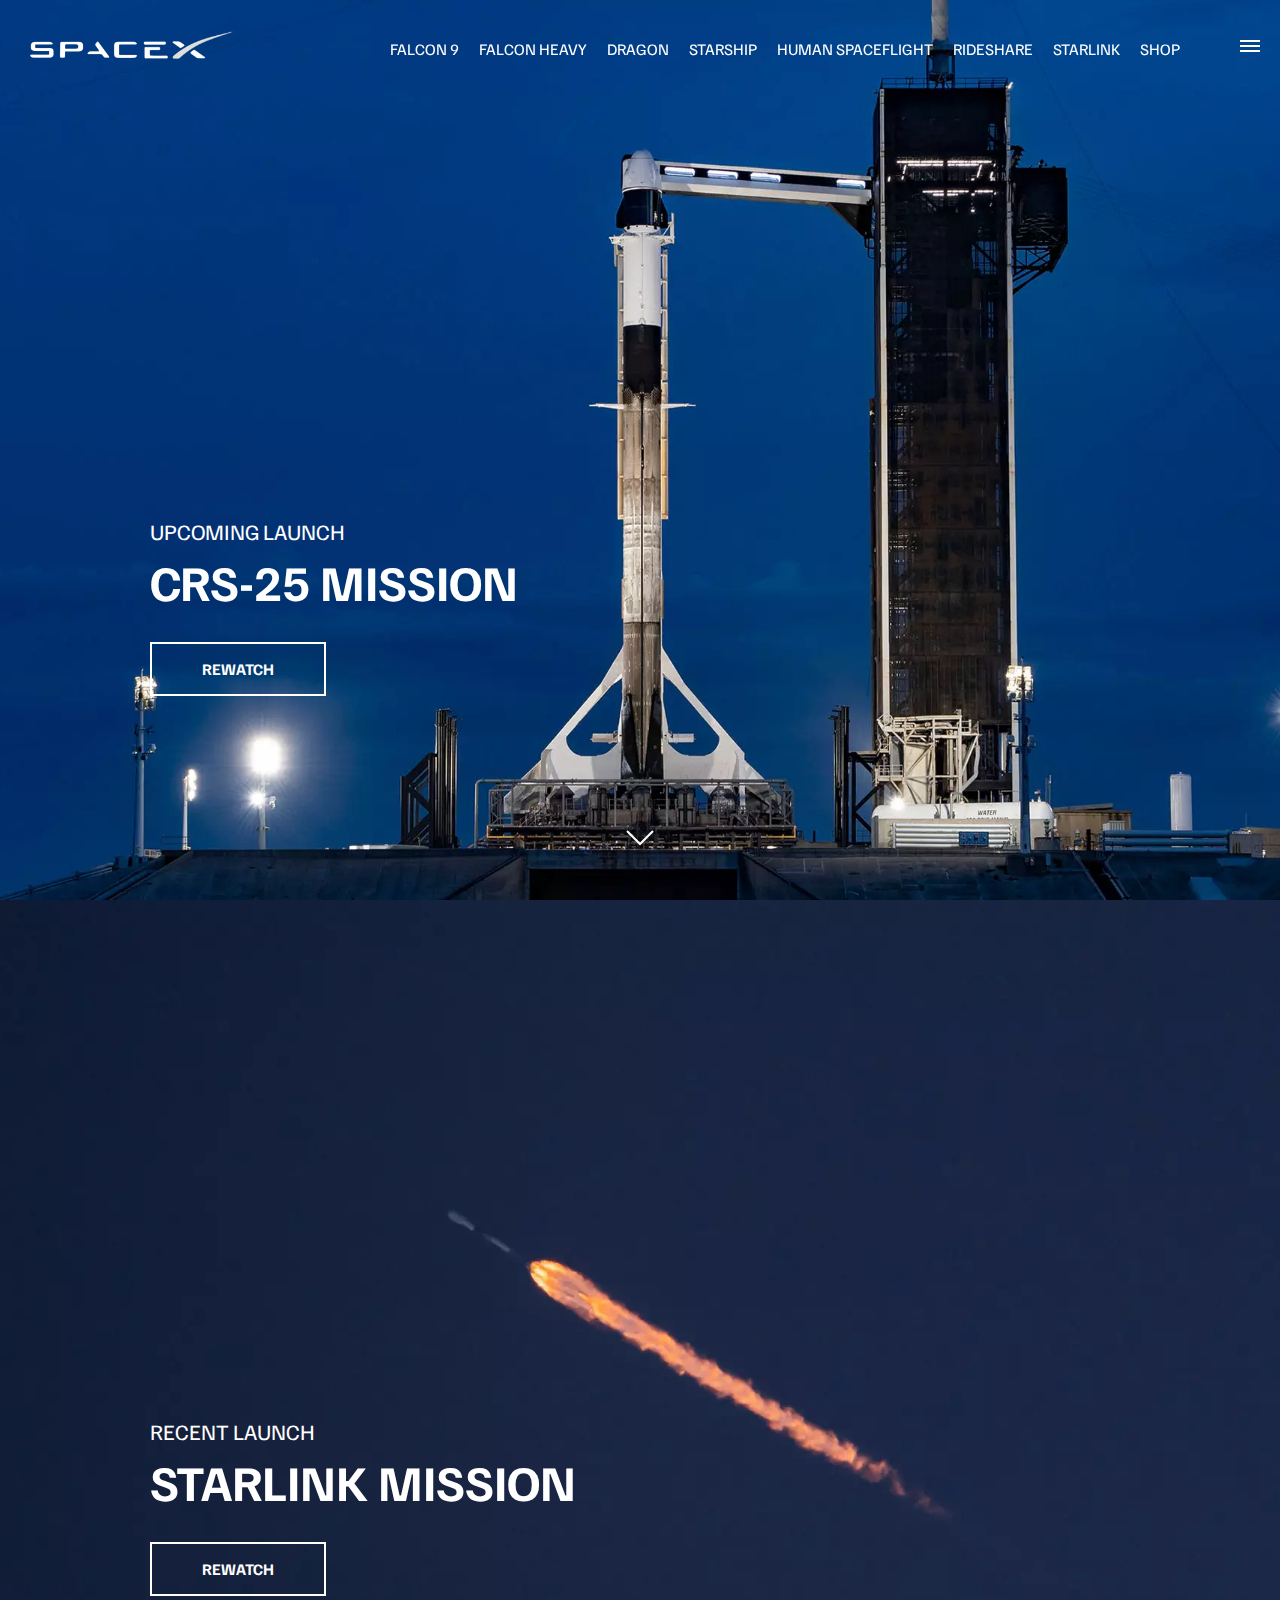
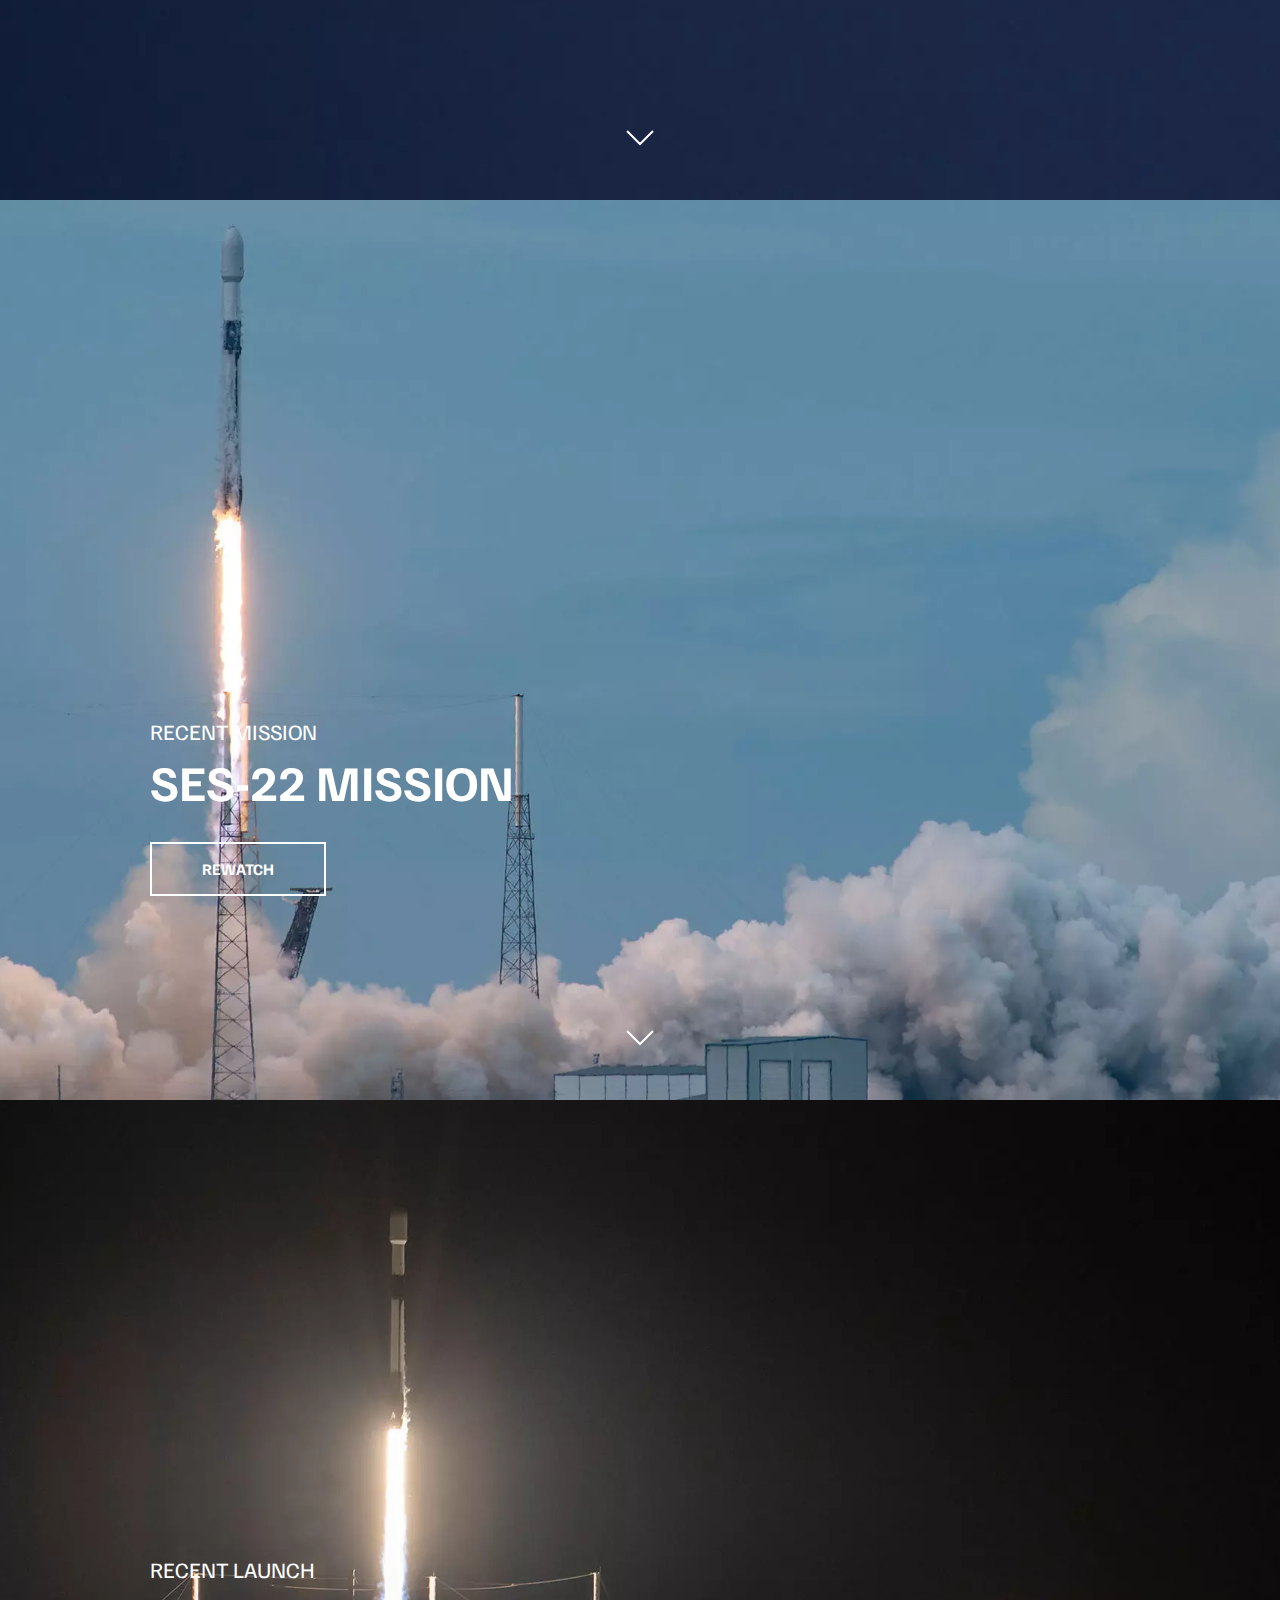
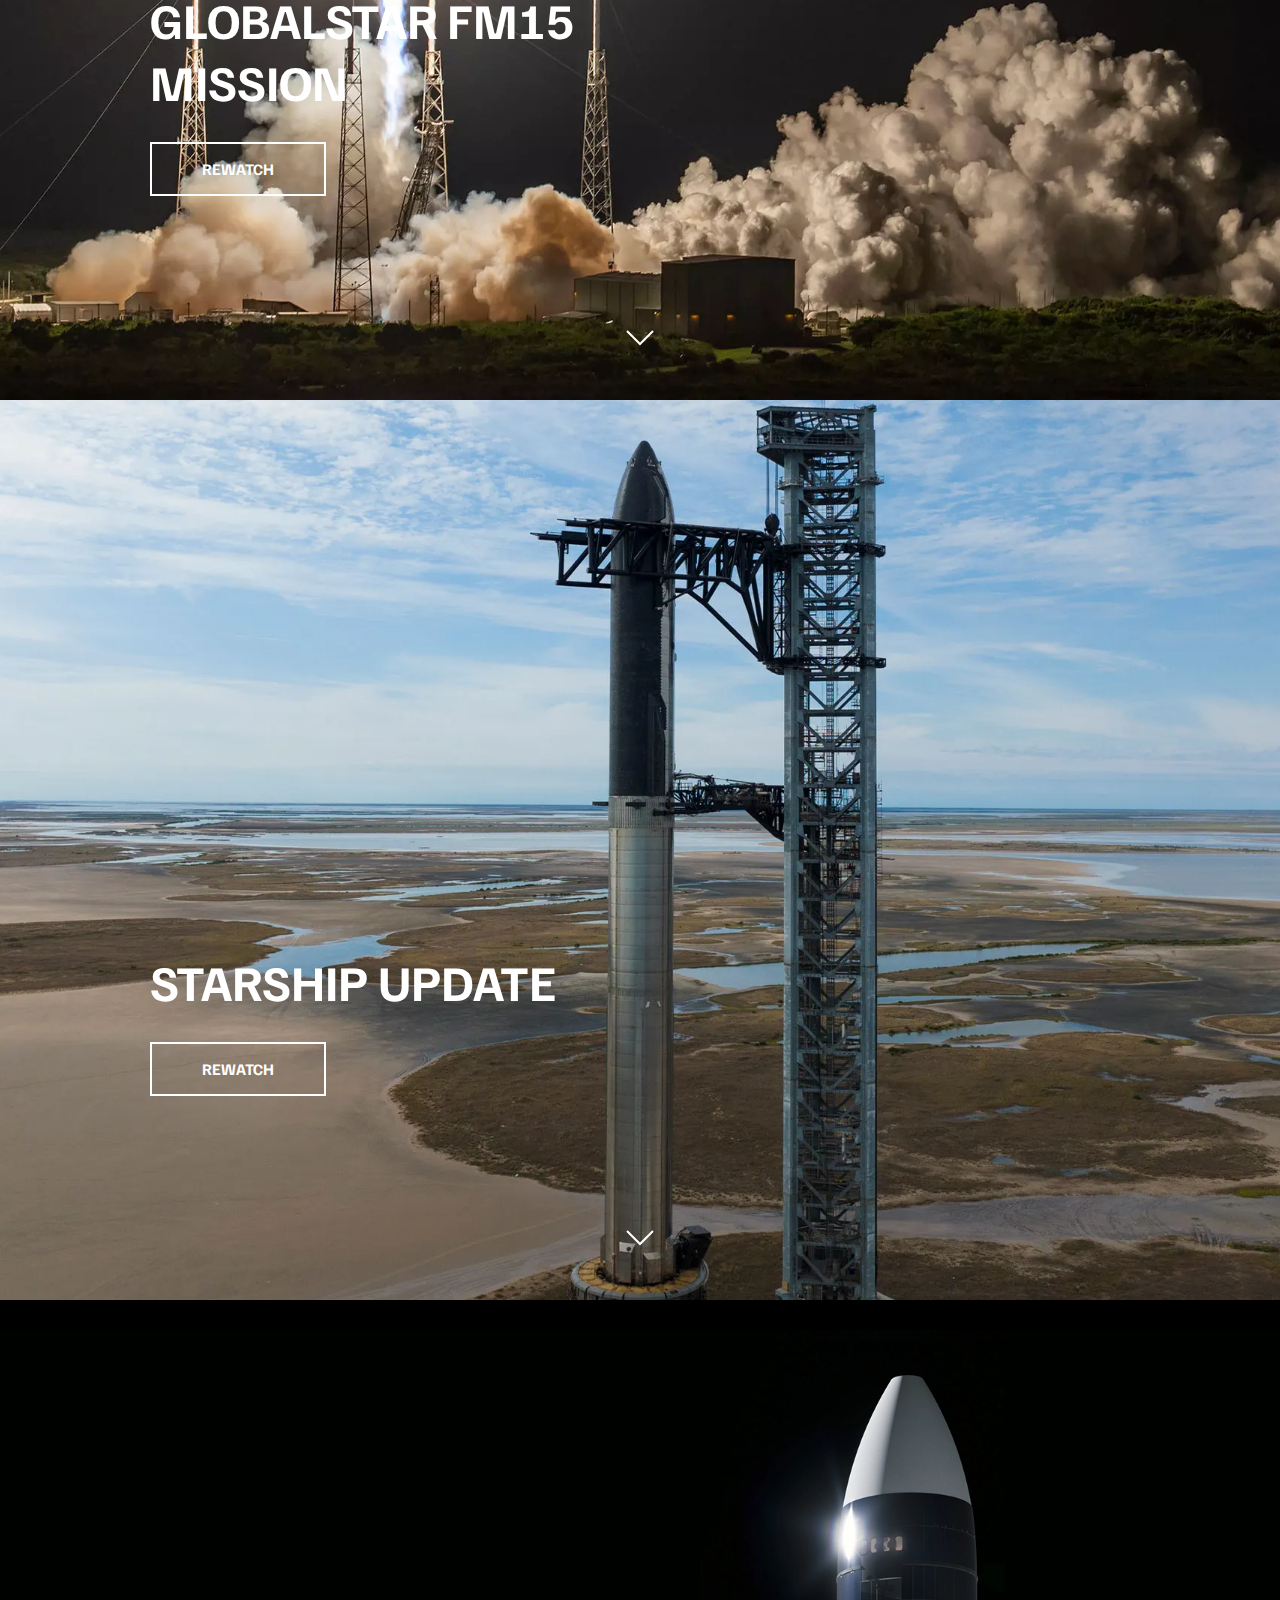
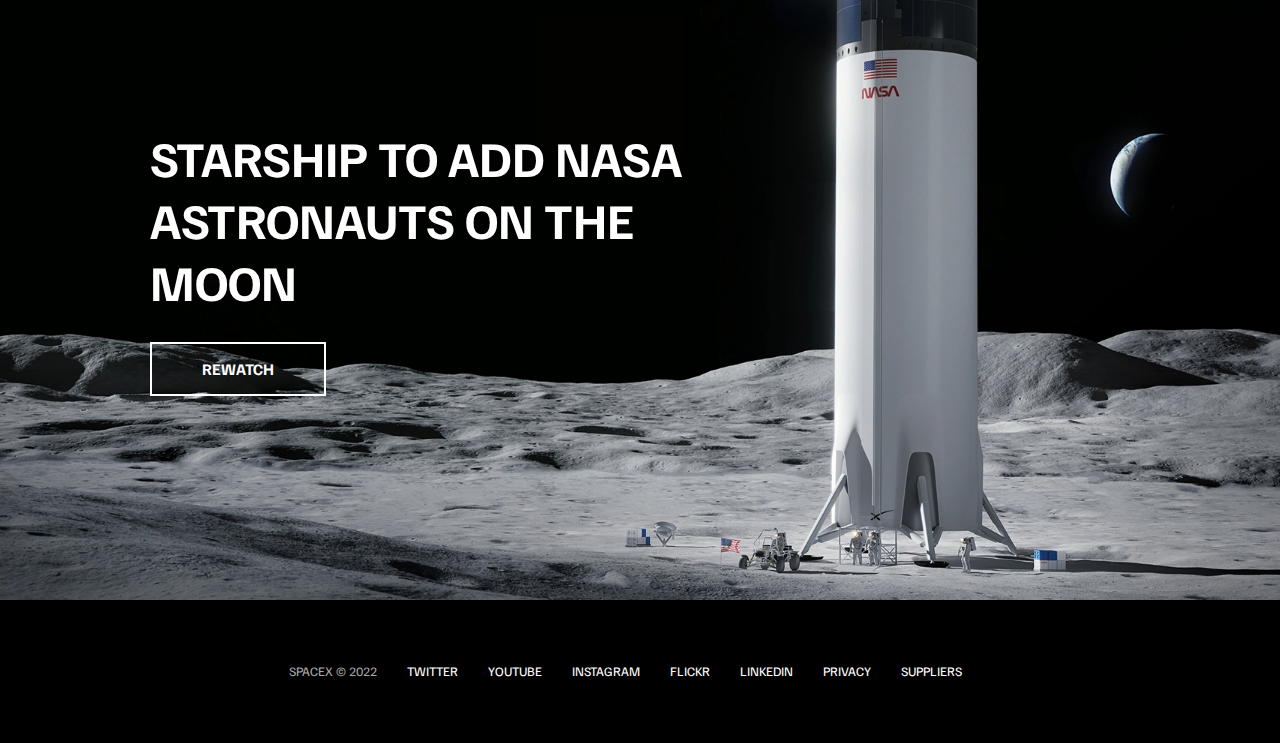
<file: index.html>
<!DOCTYPE html>
<html lang="en">
<head>
  <meta charset="UTF-8">
  <meta http-equiv="X-UA-Compatible" content="IE=edge">
  <meta name="viewport" content="width=device-width, initial-scale=1.0">
  <link rel="stylesheet" href="./css/style.css">
  <script src="./JS/script.js" defer></script>
  <title>SpaceX</title>
</head>
<body>
<div id="overlay"></div>
<div id="mobile-menu" class="mobile-main-menu">
  <ul>
    <li><a href="">Mission</a></li>
    <li><a href="">Launches</a></li>
    <li><a href="">Careers</a></li>
    <li><a href="">Updates</a></li>
    <li><a href="">Shop</a></li>

    <li class="mobile-only"><a href="falcon9.html">Falcon 9</a></li>
    <li class="mobile-only"><a href="falcon-heavy.html">Falcon Heavy</a></li>
    <li class="mobile-only"><a href="dragon.html">Dragon</a></li>
    <li class="mobile-only"><a href="">Starship</a></li>
    <li class="mobile-only"><a href="">Human Spaceflight</a></li>
    <li class="mobile-only"><a href="">Rideshare</a></li>
    <li class="mobile-only"><a href="">Starlink</a></li>
  </ul>
</div>
 <header class="main-header">
  <div class="logo">
    <a href="index.html">
      <img src="./img/logo.png" alt="SpaceX">
    </a>
  </div>
  <nav class="desktop-main-menu">
    <ul>
      <li><a href="falcon9.html">Falcon 9</a></li>
      <li><a href="falcon-heavy.html">Falcon Heavy</a></li>
      <li><a href="dragon.html">Dragon</a></li>
      <li><a href="">Starship</a></li>
      <li><a href="">Human Spaceflight</a></li>
      <li><a href="">Rideshare</a></li>
      <li><a href="">Starlink</a></li>
      <li><a href="">Shop</a></li>
    </ul>
  </nav>
 </header>

 <!-- ! Hamburger Menu -->
 <button id="menu-btn" class="hamburger" type="button">
  <span class="hamburger-top"></span>
  <span class="hamburger-middle"></span>
  <span class="hamburger-bottom"></span>
 </button>

 <!-- ! Section A -->
 <section class="section-a">
  <div class="section-inner">
    <h4>Upcoming Launch</h4>
    <h2>CRS-25 Mission</h2>
    <a href="#" class="btn">
      <div class="hover"></div>
      <span>Rewatch</span>
    </a>
  </div>
  <div class="scroll-arrow">
    <svg  width="30px" height="20px">
      <path
      stroke="#ffffff"
      fill="none" 
      stroke-width="2px"
      d="M2.000,5.000 L15.000,18.000 L28.000,5.000">
    </path>
    </svg>
  </div>
 </section>

<!-- ! Section B -->
 <section class="section-b">
  <div class="section-inner">
    <h4>Recent Launch</h4>
    <h2>Starlink Mission</h2>
    <a href="#" class="btn">
      <div class="hover"></div>
      <span>Rewatch</span>
    </a>
  </div>
  <div class="scroll-arrow">
    <svg  width="30px" height="20px">
      <path
      stroke="#ffffff"
      fill="none" 
      stroke-width="2px"
      d="M2.000,5.000 L15.000,18.000 L28.000,5.000">
    </path>
    </svg>
  </div>
 </section>

<!-- ! Section C -->
 <section class="section-c">
  <div class="section-inner">
    <h4>Recent Mission</h4>
    <h2>SES-22 Mission</h2>
    <a href="#" class="btn">
      <div class="hover"></div>
      <span>Rewatch</span>
    </a>
  </div>
  <div class="scroll-arrow">
    <svg  width="30px" height="20px">
      <path
      stroke="#ffffff"
      fill="none" 
      stroke-width="2px"
      d="M2.000,5.000 L15.000,18.000 L28.000,5.000">
    </path>
    </svg>
  </div>
 </section>

<!-- ! Section D -->
 <section class="section-d">
  <div class="section-inner">
    <h4>Recent Launch</h4>
    <h2>Globalstar FM15 Mission</h2>
    <a href="#" class="btn">
      <div class="hover"></div>
      <span>Rewatch</span>
    </a>
  </div>
  <div class="scroll-arrow">
    <svg  width="30px" height="20px">
      <path
      stroke="#ffffff"
      fill="none" 
      stroke-width="2px"
      d="M2.000,5.000 L15.000,18.000 L28.000,5.000">
    </path>
    </svg>
  </div>
 </section>

 <!-- ! Section E -->
 <section class="section-e">
  <div class="section-inner">
    <h2>Starship Update</h2>
    <a href="#" class="btn">
      <div class="hover"></div>
      <span>Rewatch</span>
    </a>
  </div>
  <div class="scroll-arrow">
    <svg  width="30px" height="20px">
      <path
      stroke="#ffffff"
      fill="none" 
      stroke-width="2px"
      d="M2.000,5.000 L15.000,18.000 L28.000,5.000">
    </path>
    </svg>
  </div>
 </section>

 <!-- ! Section F -->
 <section class="section-f">
  <div class="section-inner">
    <h2>Starship to add NASA astronauts on the moon</h2>
    <a href="#" class="btn">
      <div class="hover"></div>
      <span>Rewatch</span>
    </a>
  </div>
 </section>

 <footer>
  <ul>
    <li>SpaceX &copy; 2022</li>
    <li><a href="#">Twitter</a></li>
    <li><a href="#">YouTube</a></li>
    <li><a href="#">Instagram</a></li>
    <li><a href="#">Flickr</a></li>
    <li><a href="#">LinkedIn</a></li>
    <li><a href="#">Privacy</a></li>
    <li><a href="#">Suppliers</a></li>
  </ul>
 </footer>
  
</body>
</html>
</file>
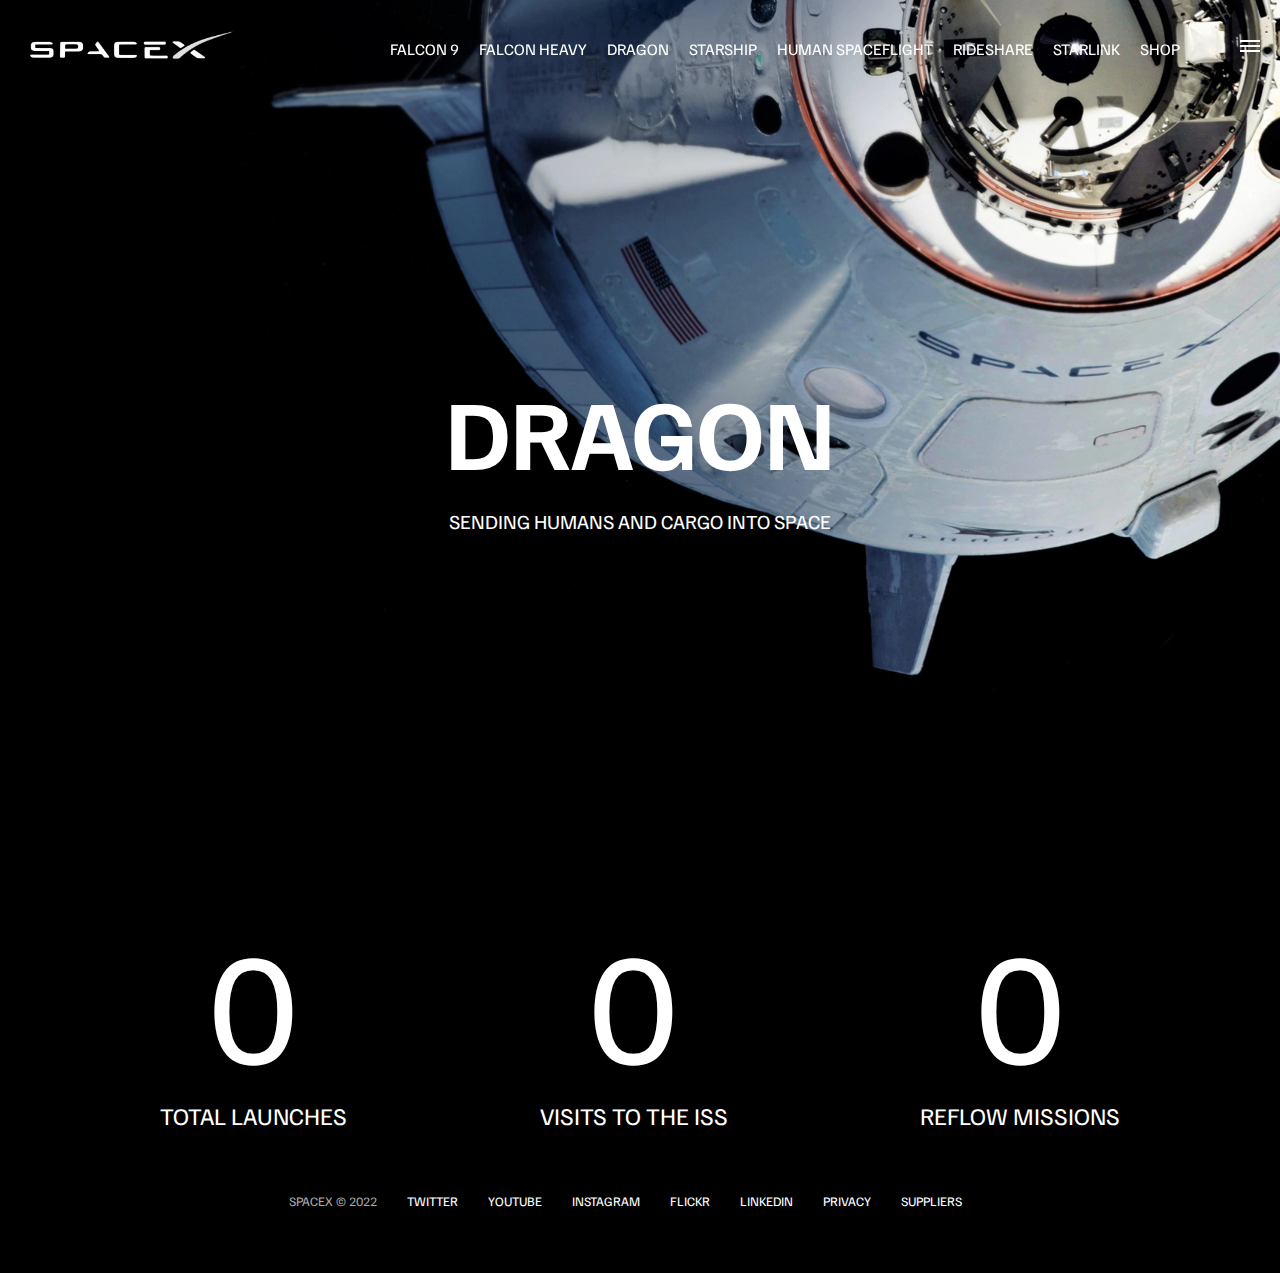
<file: dragon.html>
<!DOCTYPE html>
<html lang="en">
<head>
  <meta charset="UTF-8">
  <meta http-equiv="X-UA-Compatible" content="IE=edge">
  <meta name="viewport" content="width=device-width, initial-scale=1.0">
  <link rel="stylesheet" href="./css/style.css">
  <script src="./JS/script.js" defer></script>
  <title>SpaceX - Dragon</title>
</head>
<body>
<div id="overlay"></div>
<div id="mobile-menu" class="mobile-main-menu">
  <ul>
    <li><a href="">Mission</a></li>
    <li><a href="">Launches</a></li>
    <li><a href="">Careers</a></li>
    <li><a href="">Updates</a></li>
    <li><a href="">Shop</a></li>

    <li class="mobile-only"><a href="falcon9.html">Falcon 9</a></li>
    <li class="mobile-only"><a href="falcon-heavy.html">Falcon Heavy</a></li>
    <li class="mobile-only"><a href="dragon.html">Dragon</a></li>
    <li class="mobile-only"><a href="">Starship</a></li>
    <li class="mobile-only"><a href="">Human Spaceflight</a></li>
    <li class="mobile-only"><a href="">Rideshare</a></li>
    <li class="mobile-only"><a href="">Starlink</a></li>
  </ul>
</div>
 <header class="main-header">
  <div class="logo">
    <a href="index.html">
      <img src="./img/logo.png" alt="SpaceX">
    </a>
  </div>
  <nav class="desktop-main-menu">
    <ul>
      <li><a href="falcon9.html">Falcon 9</a></li>
      <li><a href="falcon-heavy.html">Falcon Heavy</a></li>
      <li><a href="dragon.html">Dragon</a></li>
      <li><a href="">Starship</a></li>
      <li><a href="">Human Spaceflight</a></li>
      <li><a href="">Rideshare</a></li>
      <li><a href="">Starlink</a></li>
      <li><a href="">Shop</a></li>
    </ul>
  </nav>
 </header>

 <!-- ! Hamburger Menu -->
 <button id="menu-btn" class="hamburger" type="button">
  <span class="hamburger-top"></span>
  <span class="hamburger-middle"></span>
  <span class="hamburger-bottom"></span>
 </button>

 <section class="section-animate bg-dragon"></section>
 <div class="section-inner-center">
  <h3>Dragon</h3>
  <p>Sending humans and cargo into space</p>
 </div>

 <div class="stats">
  <div>
    <span class="counter" data-target="34">0</span>
    <h4>Total Launches</h4>
  </div>

  <div>
    <span class="counter" data-target="31">0</span>
    <h4>Visits to the ISS</h4>
  </div>

  <div>
    <span class="counter" data-target="13">0</span>
    <h4>Reflow Missions</h4>
  </div>
  
 </div>

 
 <footer>
  <ul>
    <li>SpaceX &copy; 2022</li>
    <li><a href="#">Twitter</a></li>
    <li><a href="#">YouTube</a></li>
    <li><a href="#">Instagram</a></li>
    <li><a href="#">Flickr</a></li>
    <li><a href="#">LinkedIn</a></li>
    <li><a href="#">Privacy</a></li>
    <li><a href="#">Suppliers</a></li>
  </ul>
 </footer>
  
</body>
</html>
</file>
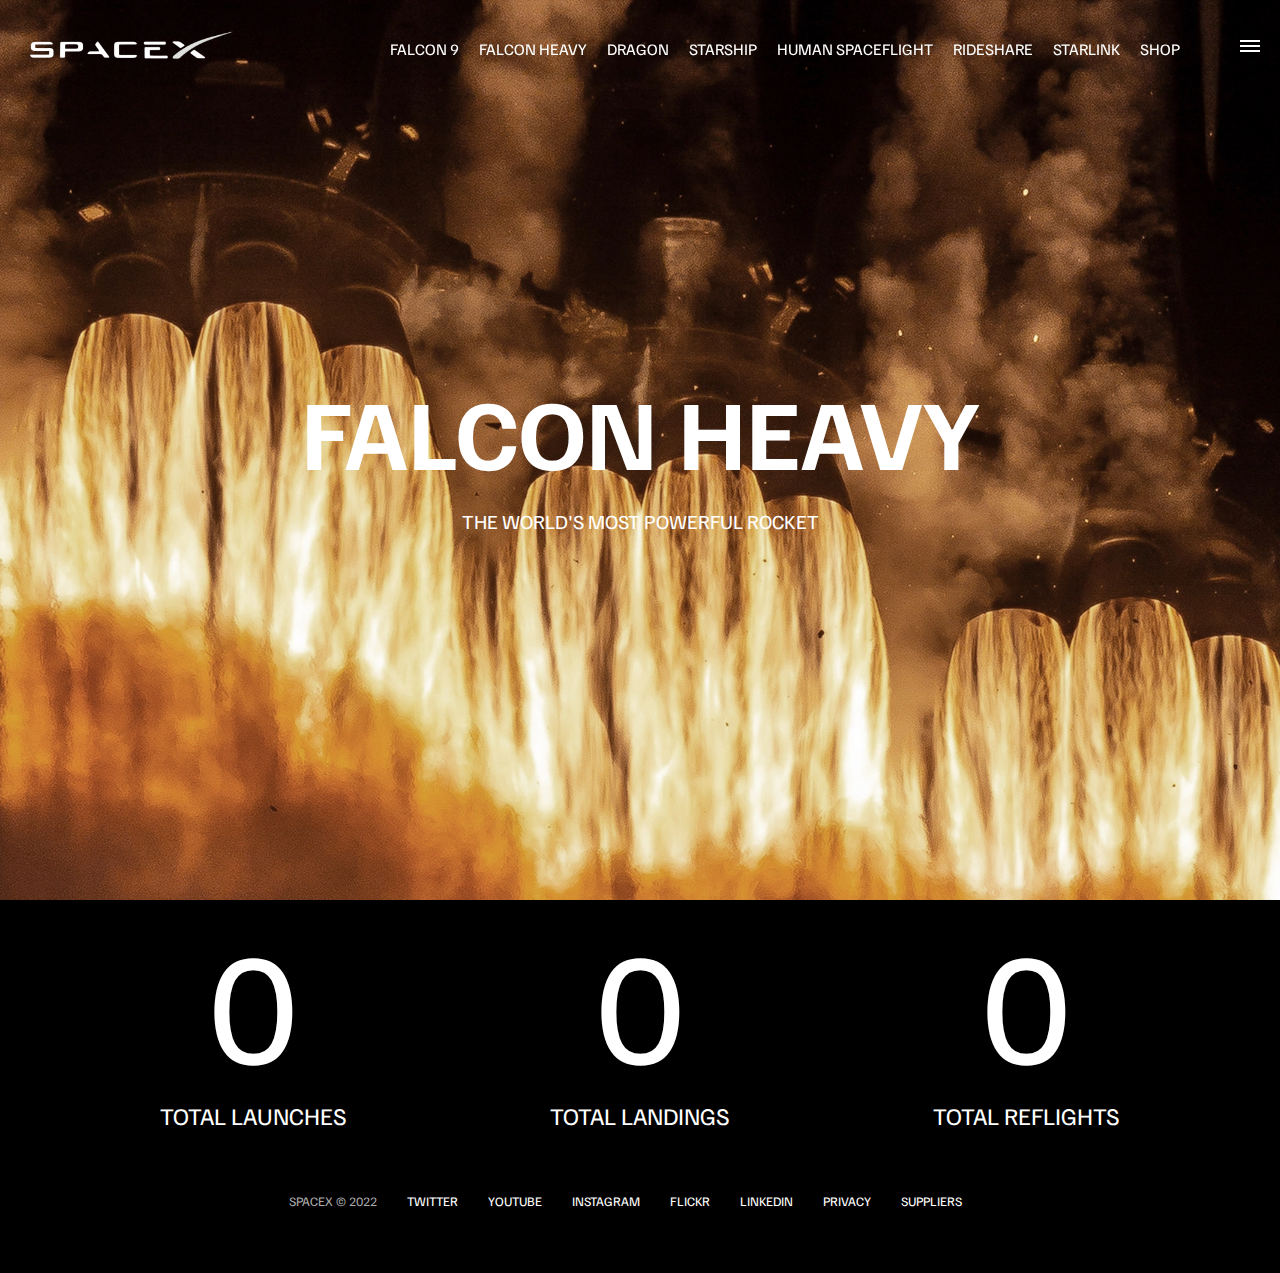
<file: falcon-heavy.html>
<!DOCTYPE html>
<html lang="en">
<head>
  <meta charset="UTF-8">
  <meta http-equiv="X-UA-Compatible" content="IE=edge">
  <meta name="viewport" content="width=device-width, initial-scale=1.0">
  <link rel="stylesheet" href="./css/style.css">
  <script src="./JS/script.js" defer></script>
  <title>SpaceX - Falcon Heavy</title>
</head>
<body>
<div id="overlay"></div>
<div id="mobile-menu" class="mobile-main-menu">
  <ul>
    <li><a href="">Mission</a></li>
    <li><a href="">Launches</a></li>
    <li><a href="">Careers</a></li>
    <li><a href="">Updates</a></li>
    <li><a href="">Shop</a></li>

    <li class="mobile-only"><a href="falcon9.html">Falcon 9</a></li>
    <li class="mobile-only"><a href="falcon-heavy.html">Falcon Heavy</a></li>
    <li class="mobile-only"><a href="dragon.html">Dragon</a></li>
    <li class="mobile-only"><a href="">Starship</a></li>
    <li class="mobile-only"><a href="">Human Spaceflight</a></li>
    <li class="mobile-only"><a href="">Rideshare</a></li>
    <li class="mobile-only"><a href="">Starlink</a></li>
  </ul>
</div>
 <header class="main-header">
  <div class="logo">
    <a href="index.html">
      <img src="./img/logo.png" alt="SpaceX">
    </a>
  </div>
  <nav class="desktop-main-menu">
    <ul>
      <li><a href="falcon9.html">Falcon 9</a></li>
      <li><a href="falcon-heavy.html">Falcon Heavy</a></li>
      <li><a href="dragon.html">Dragon</a></li>
      <li><a href="">Starship</a></li>
      <li><a href="">Human Spaceflight</a></li>
      <li><a href="">Rideshare</a></li>
      <li><a href="">Starlink</a></li>
      <li><a href="">Shop</a></li>
    </ul>
  </nav>
 </header>

 <!-- ! Hamburger Menu -->
 <button id="menu-btn" class="hamburger" type="button">
  <span class="hamburger-top"></span>
  <span class="hamburger-middle"></span>
  <span class="hamburger-bottom"></span>
 </button>

 <section class="section-animate bg-falcon-heavy"></section>
 <div class="section-inner-center">
  <h3>Falcon Heavy</h3>
  <p>The world's most powerful rocket</p>
 </div>

 <div class="stats">
  <div>
    <span class="counter" data-target="3">0</span>
    <h4>Total Launches</h4>
  </div>

  <div>
    <span class="counter" data-target="7">0</span>
    <h4>Total Landings</h4>
  </div>

  <div>
    <span class="counter" data-target="4">0</span>
    <h4>Total Reflights</h4>
  </div>
  
 </div>

 
 <footer>
  <ul>
    <li>SpaceX &copy; 2022</li>
    <li><a href="#">Twitter</a></li>
    <li><a href="#">YouTube</a></li>
    <li><a href="#">Instagram</a></li>
    <li><a href="#">Flickr</a></li>
    <li><a href="#">LinkedIn</a></li>
    <li><a href="#">Privacy</a></li>
    <li><a href="#">Suppliers</a></li>
  </ul>
 </footer>
  
</body>
</html>
</file>
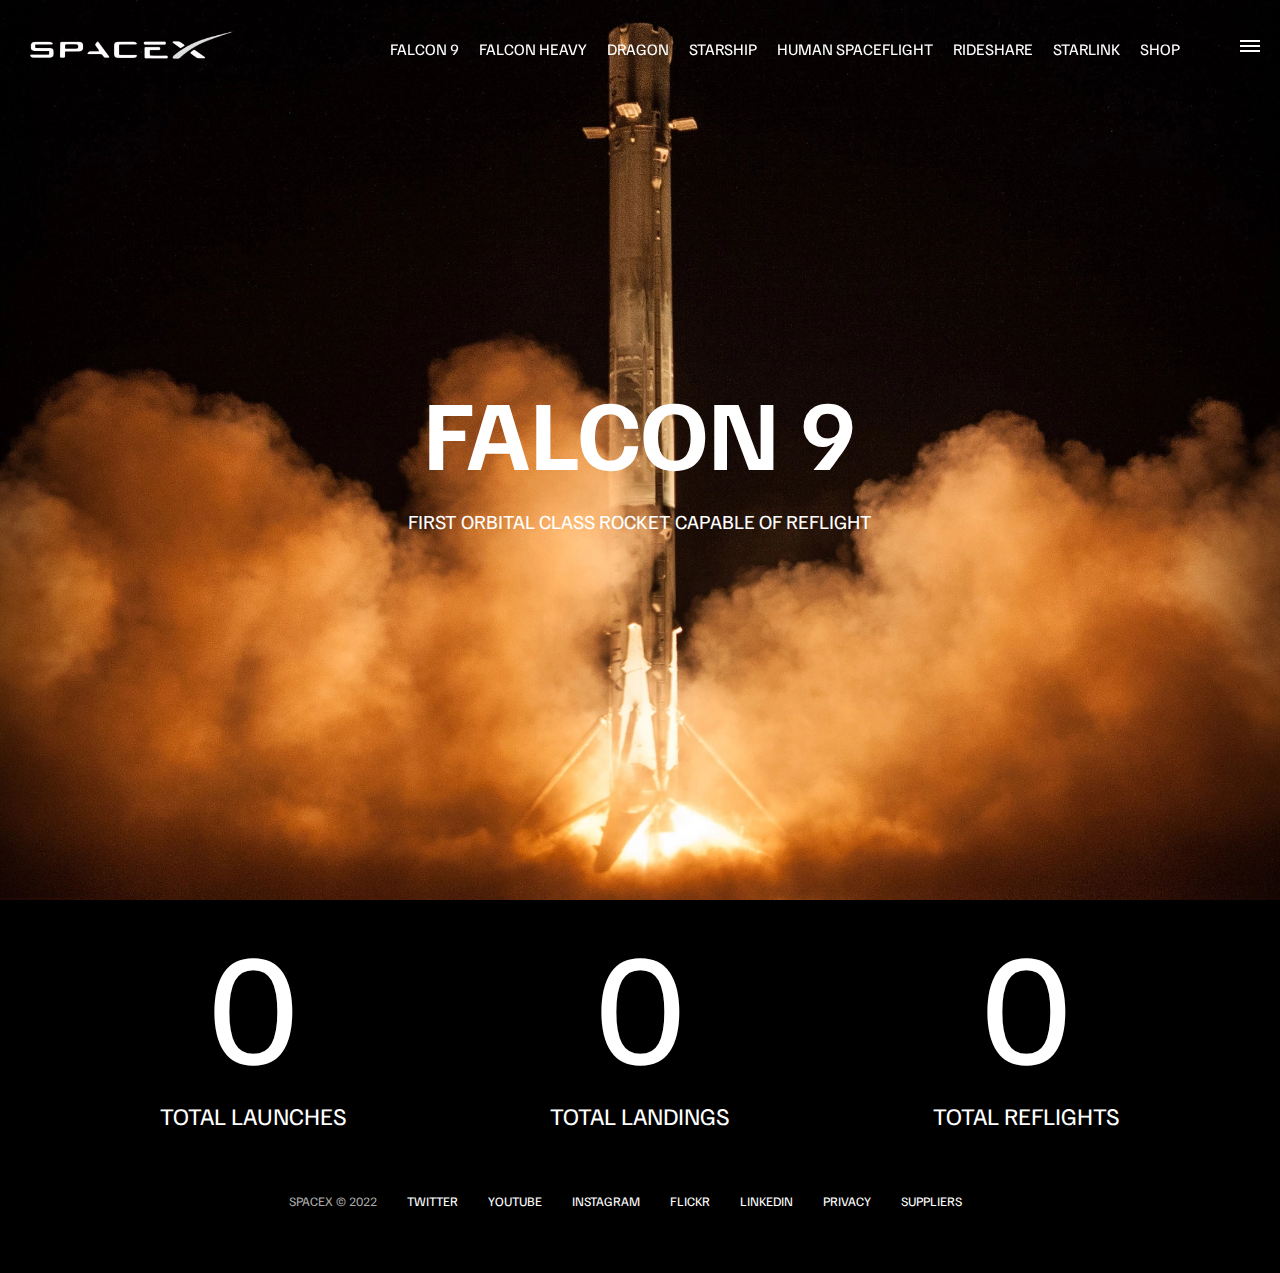
<file: falcon9.html>
<!DOCTYPE html>
<html lang="en">
<head>
  <meta charset="UTF-8">
  <meta http-equiv="X-UA-Compatible" content="IE=edge">
  <meta name="viewport" content="width=device-width, initial-scale=1.0">
  <link rel="stylesheet" href="./css/style.css">
  <script src="./JS/script.js" defer></script>
  <title>SpaceX - Falcon 9</title>
</head>
<body>
<div id="overlay"></div>
<div id="mobile-menu" class="mobile-main-menu">
  <ul>
    <li><a href="">Mission</a></li>
    <li><a href="">Launches</a></li>
    <li><a href="">Careers</a></li>
    <li><a href="">Updates</a></li>
    <li><a href="">Shop</a></li>

    <li class="mobile-only"><a href="falcon9.html">Falcon 9</a></li>
    <li class="mobile-only"><a href="falcon-heavy.html">Falcon Heavy</a></li>
    <li class="mobile-only"><a href="dragon.html">Dragon</a></li>
    <li class="mobile-only"><a href="">Starship</a></li>
    <li class="mobile-only"><a href="">Human Spaceflight</a></li>
    <li class="mobile-only"><a href="">Rideshare</a></li>
    <li class="mobile-only"><a href="">Starlink</a></li>
  </ul>
</div>
 <header class="main-header">
  <div class="logo">
    <a href="index.html">
      <img src="./img/logo.png" alt="SpaceX">
    </a>
  </div>
  <nav class="desktop-main-menu">
    <ul>
      <li><a href="falcon9.html">Falcon 9</a></li>
      <li><a href="falcon-heavy.html">Falcon Heavy</a></li>
      <li><a href="dragon.html">Dragon</a></li>
      <li><a href="">Starship</a></li>
      <li><a href="">Human Spaceflight</a></li>
      <li><a href="">Rideshare</a></li>
      <li><a href="">Starlink</a></li>
      <li><a href="">Shop</a></li>
    </ul>
  </nav>
 </header>

 <!-- ! Hamburger Menu -->
 <button id="menu-btn" class="hamburger" type="button">
  <span class="hamburger-top"></span>
  <span class="hamburger-middle"></span>
  <span class="hamburger-bottom"></span>
 </button>

 <section class="section-animate bg-falcon-9"></section>
 <div class="section-inner-center">
  <h3>Falcon 9</h3>
  <p>First orbital class rocket capable of reflight</p>
 </div>

 <div class="stats">
  <div>
    <span class="counter" data-target="3">0</span>
    <h4>Total Launches</h4>
  </div>

  <div>
    <span class="counter" data-target="7">0</span>
    <h4>Total Landings</h4>
  </div>

  <div>
    <span class="counter" data-target="4">0</span>
    <h4>Total Reflights</h4>
  </div>
  
 </div>

 
 <footer>
  <ul>
    <li>SpaceX &copy; 2022</li>
    <li><a href="#">Twitter</a></li>
    <li><a href="#">YouTube</a></li>
    <li><a href="#">Instagram</a></li>
    <li><a href="#">Flickr</a></li>
    <li><a href="#">LinkedIn</a></li>
    <li><a href="#">Privacy</a></li>
    <li><a href="#">Suppliers</a></li>
  </ul>
 </footer>
  
</body>
</html>
</file>
<file: css/style.css>
@import url('https://fonts.googleapis.com/css2?family=Familjen+Grotesk:wght@400;600;700&display=swap');

*,
*::before,
*::after {
  margin: 0;
  padding: 0;
  box-sizing: border-box;
}

body {
  font-family: 'Familjen Grotesk', sans-serif;
  background: #000;
  color: #fff;
}

a {
  text-decoration: none;
  color: #fff ;
}

ul {
  list-style: none;
}

/* ! Header/Navbar */
.main-header {
  position: fixed;
  top: 0;
  left: 0;
  width: 100%;
  z-index: 3;
  display: flex;
  justify-content: space-between;
  align-items: center;
  text-transform: uppercase;
  height: 100px;
  padding: 0 30px;
}

/* ! logo */
.logo {
  width: 210px;
  height: auto;
}

.logo img {
  display: block;
  width: 100%;
  height: auto;
}

/* ! Desktop Menu */
.desktop-main-menu {
  margin-right: 50px;
}

.desktop-main-menu ul {
  display: flex;
}

.desktop-main-menu ul li {
  position: relative;
  margin-right: 20px;
  padding-bottom: 2px;
}

/* ! Menu item bottom border */
.desktop-main-menu ul li a::after {
  content: '';
  position: absolute;
  bottom: 0;
  left: 0;
  width: 100%;
  height: 1px;
  background: #fff;
  transform: scaleX(0);
  transition: transform 0.6s cubic-bezier(0.19,1,0.22,1);
  transform-origin: right center;
}

.desktop-main-menu ul li a:hover::after {
  transform: scale(1);
  transform-origin: left center;
  transition-duration: 0.4s ;
}

/* ! Section */
section {
  position: relative;
  height: 100vh;
  background-position: center center;
  background-repeat: no-repeat;
  background-size: cover;
  text-transform: uppercase;
}

.section-inner {
  position: absolute;
  bottom: 200px;
  left: 150px;
  max-width: 560px;
}

.section-inner h4 {
  font-size: 22px;
  margin-bottom: 5px;
  font-weight: 300;
  animation: fadeInUp 0.5s ease-in-out;
  animation-fill-mode: both;
}

.section-inner h2 {
  font-size: 50px;
  font-weight: 700;
  margin-bottom: 20px;
  animation: fadeInUp 0.5s ease-in-out 0.2s;
}

.section-inner a {
  animation: fadeInUp 0.5s ease-in-out 0.4s;
  animation-fill-mode: both;
}

/* ! Background images */
.section-a {
  background-image: url('../img/section-a.webp');
}

.section-b {
  background-image: url('../img/section-b.webp');
}

.section-c {
  background-image: url('../img/section-c.webp');
}

.section-d {
  background-image: url('../img/section-d.webp');
}

.section-e {
  background-image: url('../img/section-e.webp');
}

.section-f {
  background-image: url('../img/section-f.webp');
}

.btn {
  position: relative;
  display: inline-block;
  cursor: pointer;
  text-align: center;
  min-width: 130px;
  padding: 15px 50px;
  margin-top: 10px;
  border: 2px solid #fff;
  text-transform: uppercase;
  font-weight: bold;
  overflow: hidden;
  z-index: 2;
}

.btn:hover span {
  color: #000;
}

.btn .hover {
  position: absolute;
  top: 0;
  left: 0;
  width: 100%;
  height: 100%;
  background-color: #fff;
  color: #000;
  z-index: -1;
  transform: translateY(100%);
  transition: transform 0.6s cubic-bezier(0.19,1,0.22,1);
}

.btn:hover .hover {
  transform: translateY(0);
}

.scroll-arrow {
  position: absolute;
  bottom: 50px;
  left: 50%;
  transform: translateX(-50%);
  animation: fadeBounce 5s infinite;
}

/* ! Footer */
footer {
  position: relative;
  padding: 55px 0;
}

footer ul {
  display: flex;
  justify-content: center;
  align-items: center;
  flex-wrap: wrap;
}

footer ul li {
  margin-right: 30px;
  color: #aaa;
  text-transform: uppercase;
  font-size: 13px;
  line-height: 2.5;
}

footer ul li a {
  color: #fff;
  transition: color 0.6s;
}

footer ul li a:hover {
  color: #aaa;
}

/* ! Hamburger-menu */
.hamburger {
  position: fixed;
  top: 40px;
  right: 20px;
  z-index: 10;
  cursor: pointer;
  width: 20px;
  height: 20px;
  background: none;
  border: none;
}

.hamburger-top,
.hamburger-middle,
.hamburger-bottom {
  position: absolute;
  width: 20px;
  height: 2px;
  top: 0;
  left: 0;
  background: #fff;
  transition: all 0.5s;
}

.hamburger-middle {
  transform: translateY(5px);
}

.hamburger-bottom {
  transform: translateY(10px);
}

/* todo Transition hamburger to X when open */
.open {
  transform: rotate(90deg);
}

.open .hamburger-top {
  transform: rotate(45deg) translateY(6px) translateX(6px);
}

.open .hamburger-middle {
  display: none;
}

.open .hamburger-bottom {
  transform: rotate(-45deg) translateY(6px) translateX(-6px);
}

/* todo Overlay */
.overlay-show {
  position: fixed;
  top: 0;
  left: 0;
  width: 100%;
  height: 100%;
  background-color: rgb(0, 0, 0, 0.5);
  z-index: 3;
}
/* todo Stop body scroll */
.stop-scrolling {
  overflow: hidden;
}

/* todo Hide mobile main menu items */
.mobile-only {
  display: none;
}

/* ! Mobile menu */
.mobile-main-menu {
  position: fixed;
  top: 0;
  right: 0;
  width: 350px;
  height: 100%;
  background: #000;
  z-index: 4;
  display: flex;
  align-items: center;
  justify-content: center;
  transform: translateX(100%);
  transition: transform 0.6s cubic-bezier(0.19, 1, 0.22, 1);
}

/* todo Bring menu from right */
.show-menu {
  transform: translateX(0);
}

.mobile-main-menu ul {
  display: flex;
  flex-direction: column;
  align-items: end;
  justify-content: center;
  padding: 50px;
  width: 100%;
}

.mobile-main-menu ul li {
  margin-bottom: 20px;
  font-size: 18px;
  text-transform: uppercase;
  border-bottom: 1px #555 dotted;
  width: 100%;
  text-align: right;
  padding-bottom: 8px;
}

.mobile-main-menu ul li a {
  color: #fff;
  transition: color 0.6s;
}

.mobile-main-menu ul li a:hover {
  color: #aaa;
}

/* ! Inner Pages */
.bg-falcon-9 {
  background-image: url('../img/falcon-9.webp');
}

.bg-falcon-heavy {
  background-image: url('../img/falcon-heavy.webp');
}

.bg-dragon {
  background-image: url('../img/dragon.webp');
}

.section-animate {
  animation: fadeIn 2s ease-in-out;
}

.section-inner-center {
  position: absolute;
  top: 50%;
  left: 50%;
  transform: translate(-50%, -50%);
  text-transform: uppercase;
  text-align: center;
  width: 80%;
}

.section-inner-center h3 {
  font-size: 100px;
  margin-bottom: 15px;
  animation: fadeInUp 0.5s ease-in-out;
}

.section-inner-center p {
  font-size: 20px;
  animation: fadeInUp 0.5s ease-in-out 0.2s;
  animation-fill-mode: both;
}

/* ! Stats */
.stats {
  max-width: 960px;
  margin: 0 auto;
  display: flex;
  align-items: center;
  justify-content: space-between;
  text-align: center;
  text-transform: uppercase;
}

.stats div span {
  font-size: 160px;
}

.stats div h4 {
  font-size: 24px;
  font-weight: 300;
}

/* ! Animations */
@keyframes fadeInUp {
  0% {
    opacity: 0;
    transform: translateY(140px);
  }

  100% {
    opacity: 1;
    transform: translateY(0);
  }
}

@keyframes fadeIn {
  0% {
    opacity: 0;
  }

  100% {
    opacity: 1;
  }
}

@keyframes fadeBounce {
  0%,
  20%,
  50%,
  80%,
  100% {
    opacity: 0;
    transform: translateY(-20px);
  }
  40% {
    opacity: 1;
    transform: translateY(0);
  }
}

/* ! Media Queries */
@media(max-width: 960px) {
  /* todo Hide desktop menu */
  .desktop-main-menu {
    display: none;
  }
  /* Show main mobile items */
  .mobile-only {
    display: block;
  }
  .section-inner-center h3 {
    font-size: 75px;
  }
}

@media(max-width: 600px) {
  .section-inner {
    bottom: 75px;
    left: 20px;
  }

  .section-inner h2 {
    font-size: 40px;
  }

  footer ul li:first-child {
    position: absolute;
    top: 30px;
    left: 50%;
    transform: translate(-50%, -50%);
  }

  footer ul li {
    margin-right: 15px;
  }

  .logo {
    width: 150px;
    margin: auto;
  }

  .section-inner-center {
    width: 80%;
  }

  .section-inner-center h3 {
    font-size: 50px;
  }
  /* stats */
  .stats {
    flex-direction: column;
  }

  .stats div {
    margin-bottom: 20px;
  }
}
</file>
